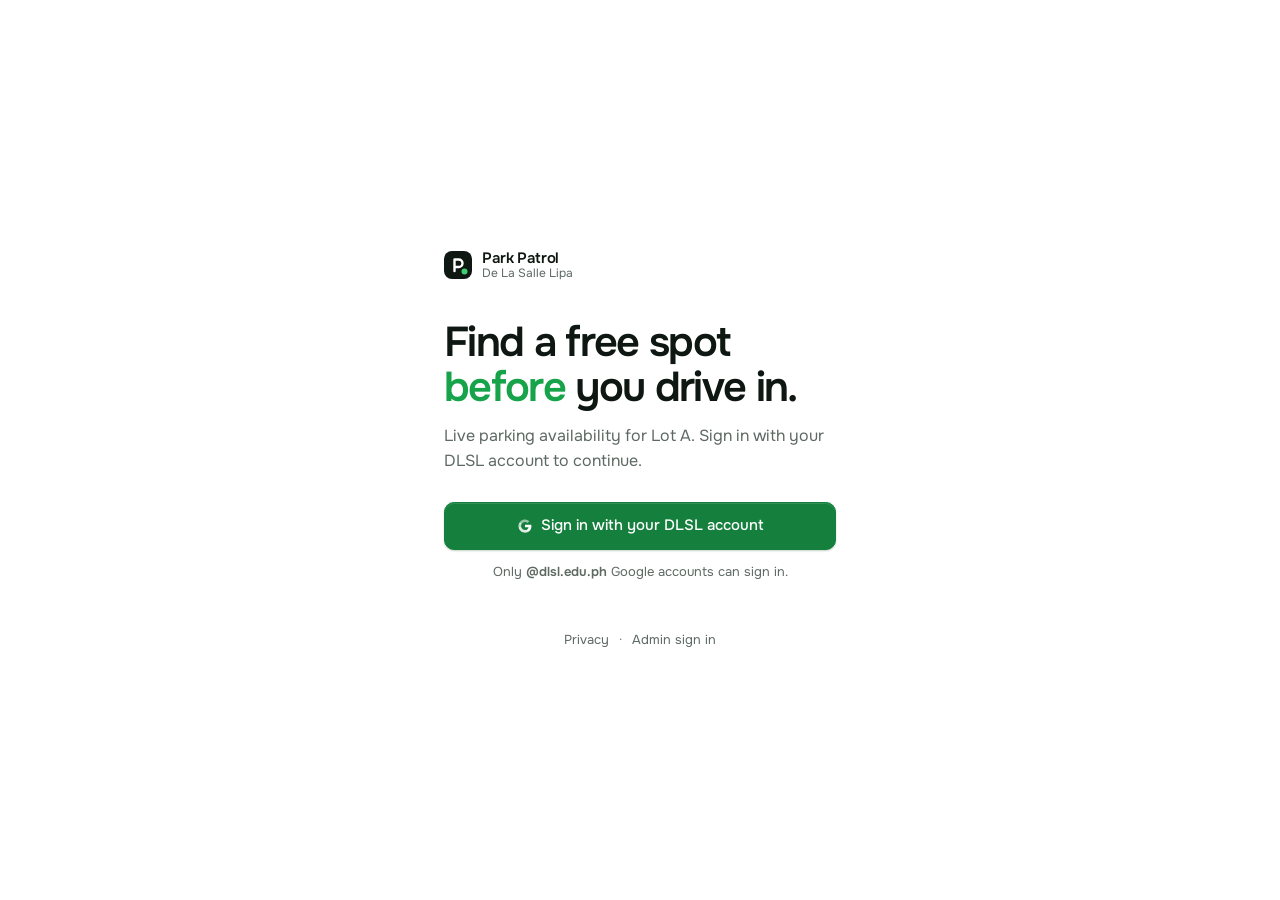
<file: static/login.html>
<!doctype html>
<html lang="en">
<head>
  <meta charset="utf-8">
  <meta name="viewport" content="width=device-width, initial-scale=1, viewport-fit=cover">
  <meta name="theme-color" content="#ffffff">
  <meta name="description" content="Live parking availability at De La Salle Lipa.">
  <title>Sign in · Park Patrol</title>
  <link rel="icon" href="/static/favicon.svg" type="image/svg+xml">
  <meta property="og:type" content="website">
  <meta property="og:site_name" content="Park Patrol">
  <meta property="og:title" content="Park Patrol · Live parking at De La Salle Lipa">
  <meta property="og:description" content="See which spots in Lot A are free right now, before you drive in.">
  <meta property="og:url" content="https://parkpatrol.onrender.com/">
  <meta property="og:image" content="https://parkpatrol.onrender.com/static/og.png">
  <meta property="og:image:width" content="1200">
  <meta property="og:image:height" content="630">
  <meta name="twitter:card" content="summary_large_image">
  <link rel="preconnect" href="https://fonts.googleapis.com">
  <link rel="preconnect" href="https://fonts.gstatic.com" crossorigin>
  <link rel="stylesheet" href="https://fonts.googleapis.com/css2?family=Onest:wght@400;500;600;700&display=swap">
  <link rel="stylesheet" href="/static/ui.css?v=12">
</head>
<body class="guest">
  <main class="signin">
    <a class="brand" href="/" aria-label="Park Patrol home">
      <svg class="brand__mark" viewBox="0 0 28 28" aria-hidden="true"><rect width="28" height="28" rx="8" fill="#0f1712"/><path d="M10.5 20V8.5h4.25a3.75 3.75 0 0 1 0 7.5H10.5" fill="none" stroke="#fff" stroke-width="2.4" stroke-linecap="round" stroke-linejoin="round"/><circle cx="20.5" cy="20.5" r="3" fill="#3fcf73"/></svg>
      <span class="brand__text"><b>Park Patrol</b><small>De La Salle Lipa</small></span>
    </a>

    <h1>Find a free spot <span>before</span> you drive in.</h1>
    <p class="signin__lead">Live parking availability for Lot A. Sign in with your DLSL account to continue.</p>

    <p class="signin__error" id="error" role="alert" hidden></p>

    <a class="btn btn--primary btn--lg btn--block signin__btn" href="/signin">
      <svg class="icon" viewBox="0 0 24 24" aria-hidden="true"><path fill="#fff" stroke="none" d="M21.6 12.2c0-.7-.1-1.4-.2-2H12v3.8h5.4a4.6 4.6 0 0 1-2 3v2.5h3.2c1.9-1.7 3-4.3 3-7.3z"/><path fill="#fff" stroke="none" d="M12 22c2.7 0 5-.9 6.6-2.4l-3.2-2.5c-.9.6-2 1-3.4 1-2.6 0-4.8-1.8-5.6-4.1H3.1v2.6A10 10 0 0 0 12 22z" opacity=".85"/><path fill="#fff" stroke="none" d="M6.4 14c-.2-.6-.3-1.3-.3-2s.1-1.4.3-2V7.4H3.1a10 10 0 0 0 0 9.2L6.4 14z" opacity=".7"/><path fill="#fff" stroke="none" d="M12 6c1.5 0 2.8.5 3.8 1.5l2.8-2.8A10 10 0 0 0 3.1 7.4L6.4 10C7.2 7.7 9.4 6 12 6z" opacity=".55"/></svg>
      Sign in with your DLSL account
    </a>
    <p class="signin__note">Only <b>@dlsl.edu.ph</b> Google accounts can sign in.</p>

    <footer class="signin__foot">
      <a href="/privacy">Privacy</a>
      <span aria-hidden="true">·</span>
      <a href="/login">Admin sign in</a>
    </footer>
  </main>

  <script>
    const messages = {
      domain: "That account isn't a DLSL account. Please sign in with your @dlsl.edu.ph Google account.",
      failed: "Sign-in didn't complete. Please try again.",
    };
    const code = new URLSearchParams(location.search).get("error");
    if (messages[code]) {
      const box = document.getElementById("error");
      box.textContent = messages[code];
      box.hidden = false;
    }
  </script>
</body>
</html>
</file>
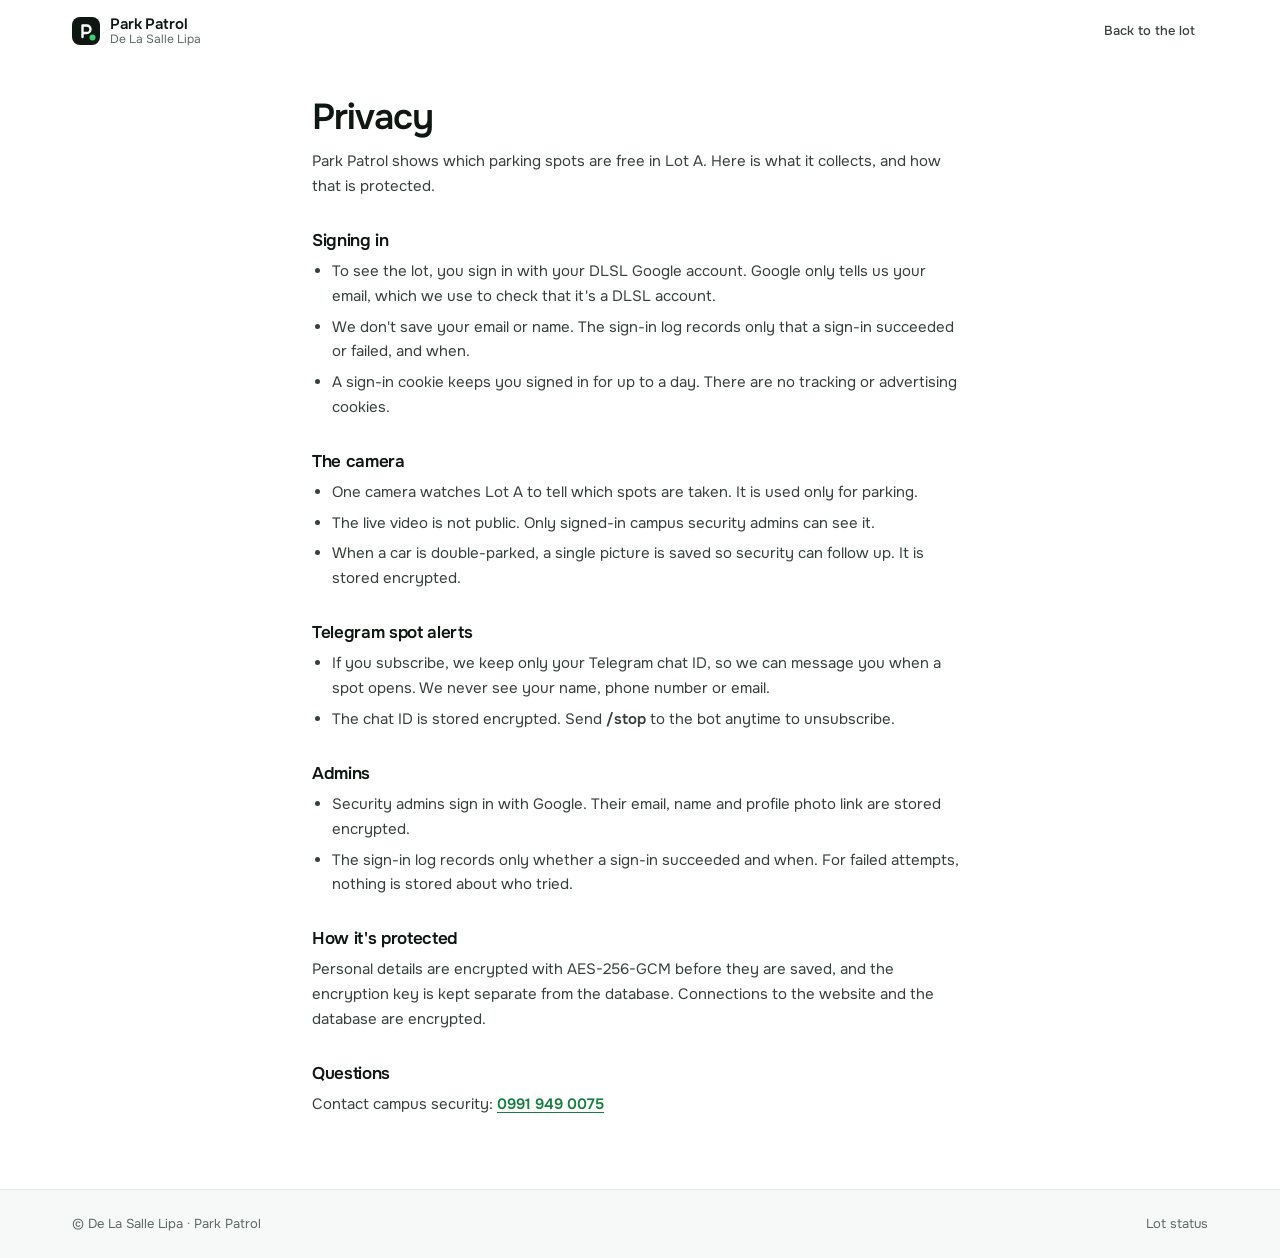
<file: static/privacy.html>
<!doctype html>
<html lang="en">
<head>
  <meta charset="utf-8">
  <meta name="viewport" content="width=device-width, initial-scale=1, viewport-fit=cover">
  <meta name="theme-color" content="#ffffff">
  <meta name="description" content="What Park Patrol collects and how it is protected.">
  <title>Privacy · Park Patrol</title>
  <link rel="icon" href="/static/favicon.svg" type="image/svg+xml">
  <link rel="preconnect" href="https://fonts.googleapis.com">
  <link rel="preconnect" href="https://fonts.gstatic.com" crossorigin>
  <link rel="stylesheet" href="https://fonts.googleapis.com/css2?family=Onest:wght@400;500;600;700&family=Martian+Mono:wght@400;500;600&display=swap">
  <link rel="stylesheet" href="/static/ui.css?v=12">
</head>
<body class="guest">
  <header class="appbar">
    <div class="container appbar__inner">
      <a class="brand" href="/" aria-label="Park Patrol home">
        <svg class="brand__mark" viewBox="0 0 28 28" aria-hidden="true"><rect width="28" height="28" rx="8" fill="#0f1712"/><path d="M10.5 20V8.5h4.25a3.75 3.75 0 0 1 0 7.5H10.5" fill="none" stroke="#fff" stroke-width="2.4" stroke-linecap="round" stroke-linejoin="round"/><circle cx="20.5" cy="20.5" r="3" fill="#3fcf73"/></svg>
        <span class="brand__text"><b>Park Patrol</b><small>De La Salle Lipa</small></span>
      </a>
      <div class="appbar__actions">
        <a class="btn btn--ghost btn--sm" href="/">Back to the lot</a>
      </div>
    </div>
  </header>

  <main class="container page doc">
    <h1>Privacy</h1>
    <p class="doc__lead">Park Patrol shows which parking spots are free in Lot A. Here is what it collects, and how that is protected.</p>

    <h2>Signing in</h2>
    <ul>
      <li>To see the lot, you sign in with your DLSL Google account. Google only tells us your email, which we use to check that it's a DLSL account.</li>
      <li>We don't save your email or name. The sign-in log records only that a sign-in succeeded or failed, and when.</li>
      <li>A sign-in cookie keeps you signed in for up to a day. There are no tracking or advertising cookies.</li>
    </ul>

    <h2>The camera</h2>
    <ul>
      <li>One camera watches Lot A to tell which spots are taken. It is used only for parking.</li>
      <li>The live video is not public. Only signed-in campus security admins can see it.</li>
      <li>When a car is double-parked, a single picture is saved so security can follow up. It is stored encrypted.</li>
    </ul>

    <h2>Telegram spot alerts</h2>
    <ul>
      <li>If you subscribe, we keep only your Telegram chat ID, so we can message you when a spot opens. We never see your name, phone number or email.</li>
      <li>The chat ID is stored encrypted. Send <b>/stop</b> to the bot anytime to unsubscribe.</li>
    </ul>

    <h2>Admins</h2>
    <ul>
      <li>Security admins sign in with Google. Their email, name and profile photo link are stored encrypted.</li>
      <li>The sign-in log records only whether a sign-in succeeded and when. For failed attempts, nothing is stored about who tried.</li>
    </ul>

    <h2>How it's protected</h2>
    <p>Personal details are encrypted with AES-256-GCM before they are saved, and the encryption key is kept separate from the database. Connections to the website and the database are encrypted.</p>

    <h2>Questions</h2>
    <p>Contact campus security: <a href="tel:+639919490075">0991 949 0075</a></p>
  </main>

  <footer class="footer">
    <div class="container footer__inner">
      <span>© De La Salle Lipa · Park Patrol</span>
      <nav aria-label="Footer"><a href="/">Lot status</a></nav>
    </div>
  </footer>
</body>
</html>
</file>
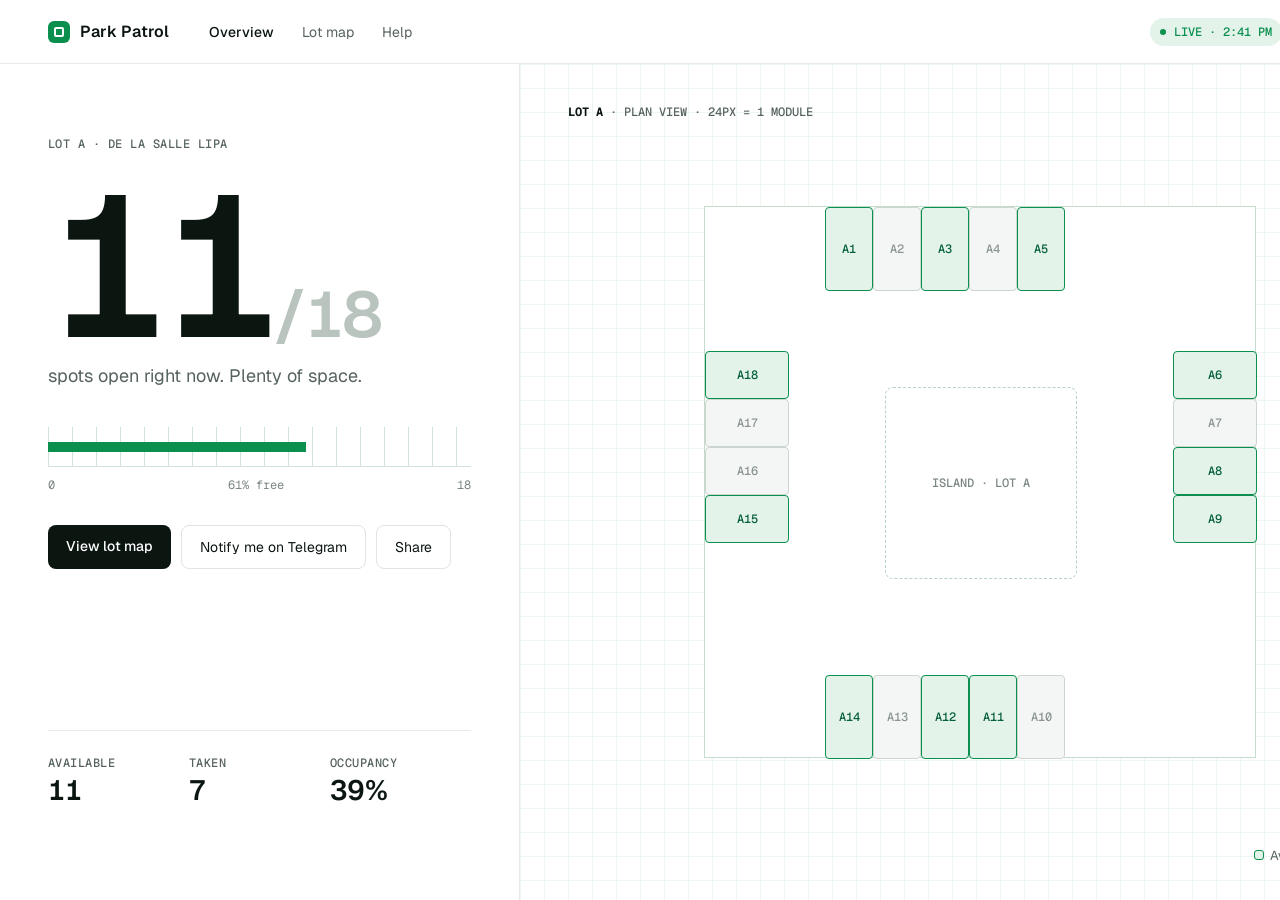
<file: .impeccable/mocks/decision/assigned.html>
<!doctype html><html><head><meta charset="utf-8">
<link href="https://fonts.googleapis.com/css2?family=Geist:wght@400;500;600;700&family=Geist+Mono:wght@400;500&display=swap" rel="stylesheet">
<style>
*{box-sizing:border-box;margin:0}body{width:1440px;height:900px;overflow:hidden;background:#fff;color:#0c1611;font-family:Geist,sans-serif}
.top{height:64px;border-bottom:1px solid #e6ebe8;display:flex;align-items:center;padding:0 48px;gap:40px}
.logo{display:flex;align-items:center;gap:10px;font-weight:600;font-size:16px}.mk{width:22px;height:22px;border-radius:6px;background:#0a8f4e;position:relative}.mk:after{content:"";position:absolute;inset:6px 6px 6px 6px;border:2px solid #fff;border-radius:2px}
.nav{display:flex;gap:28px;font-size:14px;color:#56635c}.nav b{color:#0c1611;font-weight:500}
.live{margin-left:auto;font:500 12px "Geist Mono";color:#0a8f4e;display:flex;gap:8px;align-items:center;background:#e3f3ea;padding:6px 10px;border-radius:99px}.live i{width:6px;height:6px;border-radius:9px;background:#0a8f4e}
.btn{font-size:14px;border:1px solid #dfe5e1;padding:8px 14px;border-radius:8px}
main{display:grid;grid-template-columns:520px 1fr;height:836px}
.l{padding:72px 48px;border-right:1px solid #e6ebe8;display:flex;flex-direction:column}
.k{font:500 12px "Geist Mono";letter-spacing:.04em;color:#56635c;text-transform:uppercase}
.num{font-size:200px;font-weight:600;letter-spacing:-.06em;line-height:.9;margin:24px 0 8px;font-variant-numeric:tabular-nums}
.num span{color:#b9c4be;font-size:64px;letter-spacing:-.03em}
.sub{font-size:18px;color:#56635c}
.ruler{margin:40px 0 10px;height:40px;background-image:linear-gradient(90deg,#0a8f4e 0 61%,transparent 61%),repeating-linear-gradient(90deg,#cfe3d7 0 1px,transparent 1px 24px);background-size:100% 10px,100% 40px;background-repeat:no-repeat;background-position:0 15px,0 0;border-bottom:1px solid #cfe3d7}
.rl{display:flex;justify-content:space-between;font:400 12px "Geist Mono";color:#7b8781}
.stats{margin-top:auto;display:grid;grid-template-columns:repeat(3,1fr);border-top:1px solid #e6ebe8}
.stats div{padding:20px 0}.stats b{display:block;font-size:28px;font-weight:600;font-variant-numeric:tabular-nums}
.acts{display:flex;gap:10px;margin-top:32px}.p{background:#0c1611;color:#fff;padding:12px 18px;border-radius:8px;font-size:14px;font-weight:500}.s{border:1px solid #dfe5e1;padding:12px 18px;border-radius:8px;font-size:14px}
.r{position:relative;background-color:#fff;background-image:linear-gradient(#edf6f0 1px,transparent 1px),linear-gradient(90deg,#edf6f0 1px,transparent 1px);background-size:24px 24px;display:grid;place-items:center}
.lot{width:552px;height:552px;position:relative;border:1px solid #c5dccd;background:#fff}
.sp{position:absolute;border:1.5px solid #0a8f4e;background:#e3f3ea;font:500 12px "Geist Mono";color:#06603a;display:grid;place-items:center;border-radius:4px}
.sp.t{background:#f4f6f5;border-color:#cdd5d0;color:#8a958f}
.isl{position:absolute;left:180px;top:180px;width:192px;height:192px;border:1px dashed #b8d3c2;display:grid;place-items:center;font:500 12px "Geist Mono";color:#7b8781;border-radius:8px}
.cap{position:absolute;left:48px;top:40px;font:500 12px "Geist Mono";color:#56635c}.cap b{color:#0c1611}
.leg{position:absolute;right:48px;bottom:36px;display:flex;gap:18px;font-size:13px;color:#56635c}
.leg i{display:inline-block;width:10px;height:10px;border-radius:3px;margin-right:6px;background:#e3f3ea;border:1.5px solid #0a8f4e}.leg i.t{background:#f4f6f5;border-color:#cdd5d0}
</style></head><body>
<div class="top"><div class="logo"><div class="mk"></div>Park Patrol</div><div class="nav"><b>Overview</b><span>Lot map</span><span>Help</span></div><div class="live"><i></i>LIVE · 2:41 PM</div><div class="btn">Admin</div></div>
<main><section class="l"><div class="k">Lot A · De La Salle Lipa</div><div class="num">11<span>/18</span></div><div class="sub">spots open right now. Plenty of space.</div>
<div class="ruler"></div><div class="rl"><span>0</span><span>61% free</span><span>18</span></div>
<div class="acts"><div class="p">View lot map</div><div class="s">Notify me on Telegram</div><div class="s">Share</div></div>
<div class="stats"><div><span class="k">Available</span><b>11</b></div><div><span class="k">Taken</span><b>7</b></div><div><span class="k">Occupancy</span><b>39%</b></div></div></section>
<section class="r"><div class="cap"><b>LOT A</b> · PLAN VIEW · 24PX = 1 MODULE</div>
<div class="lot">
<div class="sp" style="left:120px;top:0;width:48px;height:84px">A1</div><div class="sp t" style="left:168px;top:0;width:48px;height:84px">A2</div><div class="sp" style="left:216px;top:0;width:48px;height:84px">A3</div><div class="sp t" style="left:264px;top:0;width:48px;height:84px">A4</div><div class="sp" style="left:312px;top:0;width:48px;height:84px">A5</div>
<div class="sp" style="left:468px;top:144px;width:84px;height:48px">A6</div><div class="sp t" style="left:468px;top:192px;width:84px;height:48px">A7</div><div class="sp" style="left:468px;top:240px;width:84px;height:48px">A8</div><div class="sp" style="left:468px;top:288px;width:84px;height:48px">A9</div>
<div class="sp t" style="left:312px;top:468px;width:48px;height:84px">A10</div><div class="sp" style="left:264px;top:468px;width:48px;height:84px">A11</div><div class="sp" style="left:216px;top:468px;width:48px;height:84px">A12</div><div class="sp t" style="left:168px;top:468px;width:48px;height:84px">A13</div><div class="sp" style="left:120px;top:468px;width:48px;height:84px">A14</div>
<div class="sp" style="left:0;top:288px;width:84px;height:48px">A15</div><div class="sp t" style="left:0;top:240px;width:84px;height:48px">A16</div><div class="sp t" style="left:0;top:192px;width:84px;height:48px">A17</div><div class="sp" style="left:0;top:144px;width:84px;height:48px">A18</div>
<div class="isl">ISLAND · LOT A</div></div>
<div class="leg"><span><i></i>Available</span><span><i class="t"></i>Taken</span></div></section></main>
</body></html>
</file>
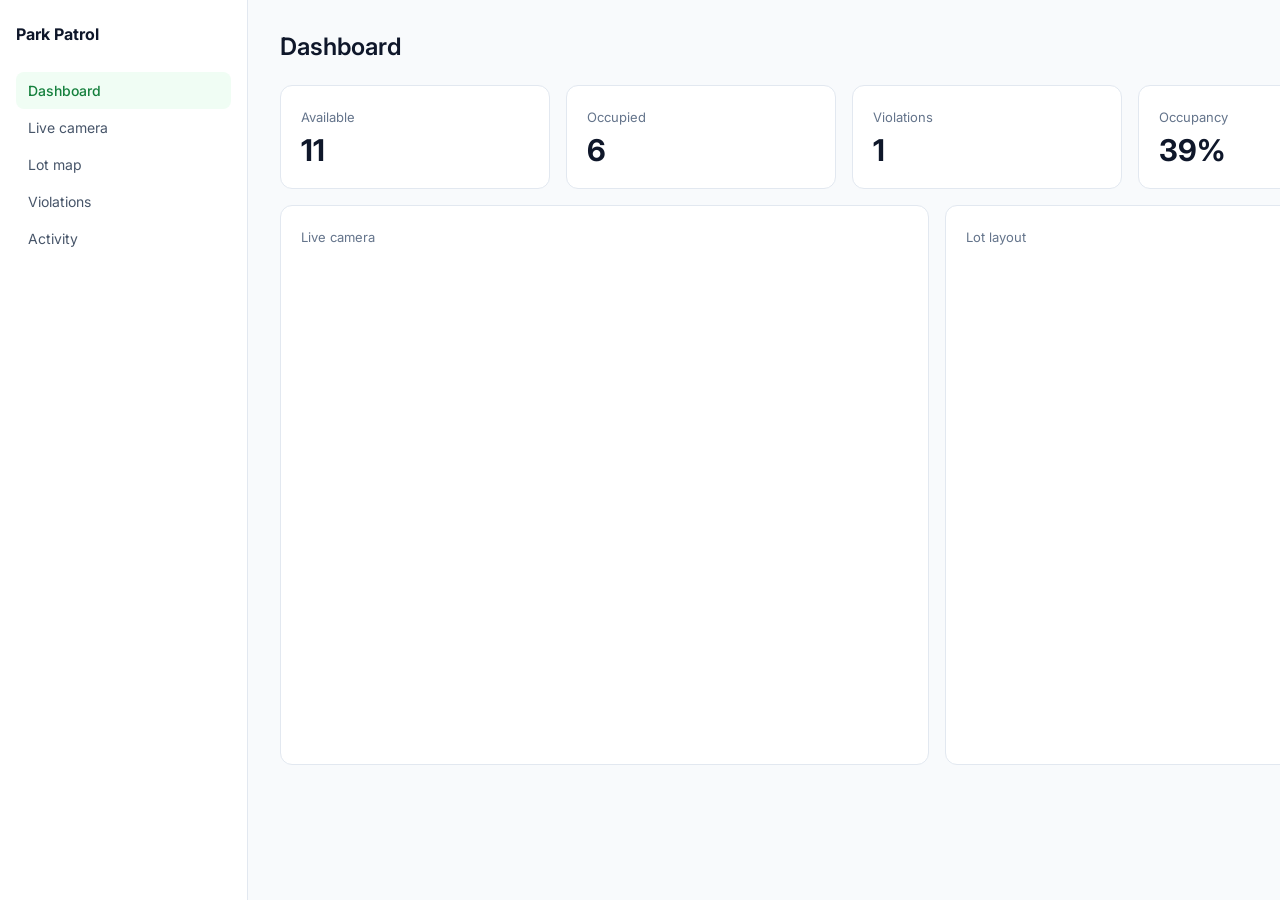
<file: .impeccable/mocks/decision/canon.html>
<!doctype html><html><head><meta charset="utf-8">
<link href="https://fonts.googleapis.com/css2?family=Inter:wght@400;500;600;700&display=swap" rel="stylesheet">
<style>*{box-sizing:border-box;margin:0}body{width:1440px;height:900px;overflow:hidden;background:#f8fafc;color:#0f172a;font-family:Inter,sans-serif;display:grid;grid-template-columns:248px 1fr}
.side{background:#fff;border-right:1px solid #e2e8f0;padding:24px 16px}.side b{display:block;margin-bottom:28px}.side p{padding:10px 12px;border-radius:8px;font-size:14px;color:#475569}.side p.a{background:#f0fdf4;color:#15803d;font-weight:500}
.main{padding:32px}h1{font-size:24px;font-weight:600;margin-bottom:24px}.kp{display:grid;grid-template-columns:repeat(4,1fr);gap:16px}
.c{background:#fff;border:1px solid #e2e8f0;border-radius:12px;padding:20px}.c span{font-size:13px;color:#64748b}.c b{display:block;font-size:30px;margin-top:6px}
.g{display:grid;grid-template-columns:1.4fr 1fr;gap:16px;margin-top:16px}.big{height:560px}
</style></head><body><aside class="side"><b>Park Patrol</b><p class="a">Dashboard</p><p>Live camera</p><p>Lot map</p><p>Violations</p><p>Activity</p></aside>
<div class="main"><h1>Dashboard</h1><div class="kp"><div class="c"><span>Available</span><b>11</b></div><div class="c"><span>Occupied</span><b>6</b></div><div class="c"><span>Violations</span><b>1</b></div><div class="c"><span>Occupancy</span><b>39%</b></div></div>
<div class="g"><div class="c big"><span>Live camera</span></div><div class="c big"><span>Lot layout</span></div></div></div></body></html>
</file>
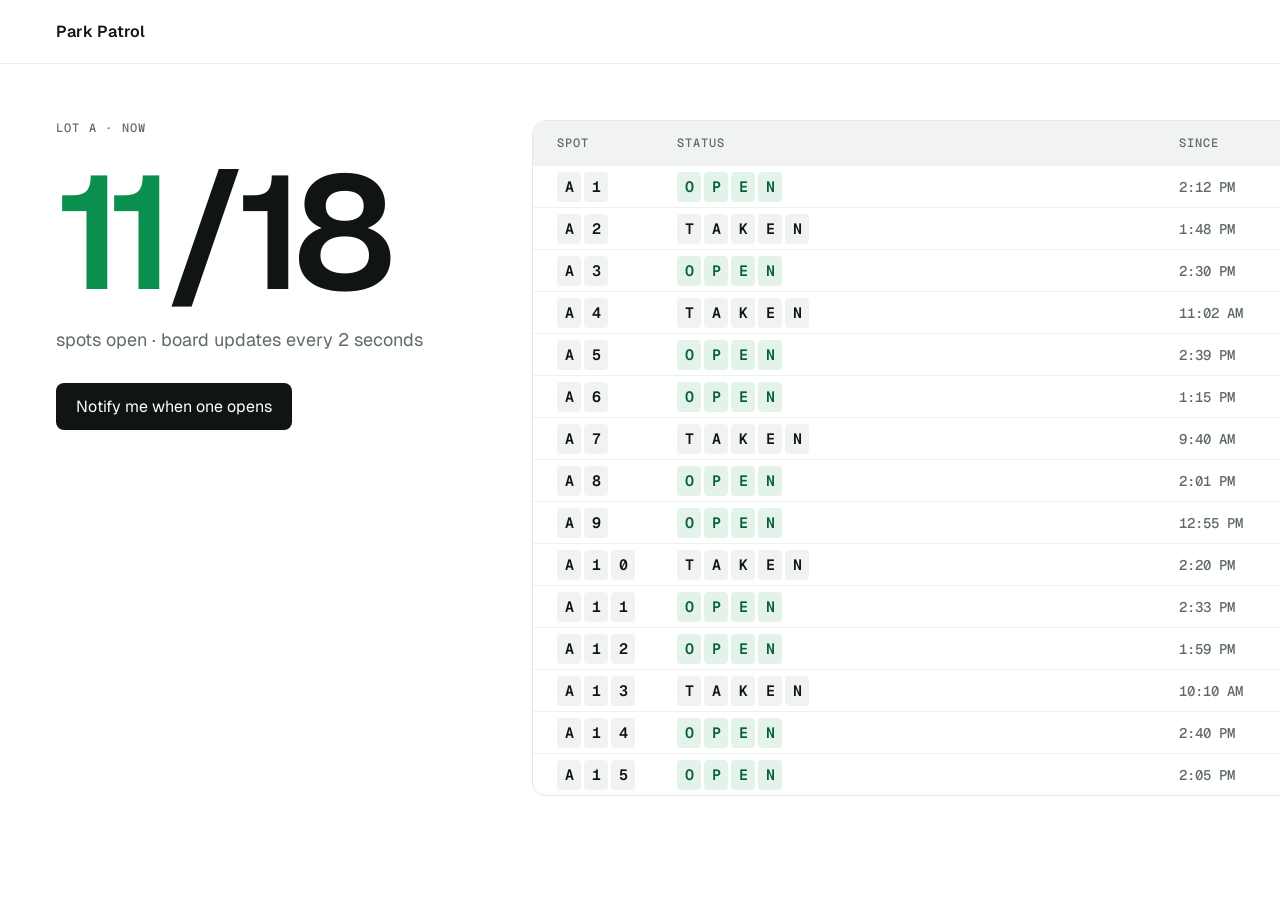
<file: .impeccable/mocks/decision/challenger-flap.html>
<!doctype html><html><head><meta charset="utf-8">
<link href="https://fonts.googleapis.com/css2?family=Geist:wght@400;500;600&family=Geist+Mono:wght@500;600&display=swap" rel="stylesheet">
<style>*{box-sizing:border-box;margin:0}body{width:1440px;height:900px;overflow:hidden;background:#fff;color:#101512;font-family:Geist,sans-serif}
.top{height:64px;display:flex;align-items:center;padding:0 56px;gap:36px;border-bottom:1px solid #eceeed;font-weight:600}
.wrap{display:grid;grid-template-columns:420px 1fr;gap:56px;padding:56px}
.k{font:500 12px "Geist Mono";letter-spacing:.1em;color:#5f6b65}.big{font:600 160px Geist;letter-spacing:-.06em;line-height:1;margin:16px 0}.big span{color:#0a8f4e}
.sb{color:#5f6b65;font-size:18px}.p{display:inline-block;margin-top:32px;background:#101512;color:#fff;padding:13px 20px;border-radius:8px}
.board{border:1px solid #e3e7e5;border-radius:14px;overflow:hidden}.h,.r{display:grid;grid-template-columns:120px 1fr 180px;padding:0 24px;align-items:center}
.h{height:44px;background:#f1f3f2;font:500 12px "Geist Mono";color:#5f6b65;letter-spacing:.08em}.r{height:42px;border-top:1px solid #eef1ef}
.c{display:flex;gap:3px}.c b{width:24px;height:30px;background:#f1f3f2;border-radius:4px;display:grid;place-items:center;font:600 15px "Geist Mono"}
.ok b{background:#e3f3ea;color:#06603a}.st{font:500 14px "Geist Mono";color:#5f6b65}
</style></head><body><div class="top">Park Patrol</div>
<div class="wrap"><div><div class="k">LOT A · NOW</div><div class="big"><span>11</span>/18</div><p class="sb">spots open · board updates every 2 seconds</p><div class="p">Notify me when one opens</div></div>
<div class="board"><div class="h"><span>SPOT</span><span>STATUS</span><span>SINCE</span></div>
<div class="r"><div class="c"><b>A</b><b>1</b></div><div class="c ok"><b>O</b><b>P</b><b>E</b><b>N</b></div><span class="st">2:12 PM</span></div>
<div class="r"><div class="c"><b>A</b><b>2</b></div><div class="c"><b>T</b><b>A</b><b>K</b><b>E</b><b>N</b></div><span class="st">1:48 PM</span></div>
<div class="r"><div class="c"><b>A</b><b>3</b></div><div class="c ok"><b>O</b><b>P</b><b>E</b><b>N</b></div><span class="st">2:30 PM</span></div>
<div class="r"><div class="c"><b>A</b><b>4</b></div><div class="c"><b>T</b><b>A</b><b>K</b><b>E</b><b>N</b></div><span class="st">11:02 AM</span></div>
<div class="r"><div class="c"><b>A</b><b>5</b></div><div class="c ok"><b>O</b><b>P</b><b>E</b><b>N</b></div><span class="st">2:39 PM</span></div>
<div class="r"><div class="c"><b>A</b><b>6</b></div><div class="c ok"><b>O</b><b>P</b><b>E</b><b>N</b></div><span class="st">1:15 PM</span></div>
<div class="r"><div class="c"><b>A</b><b>7</b></div><div class="c"><b>T</b><b>A</b><b>K</b><b>E</b><b>N</b></div><span class="st">9:40 AM</span></div>
<div class="r"><div class="c"><b>A</b><b>8</b></div><div class="c ok"><b>O</b><b>P</b><b>E</b><b>N</b></div><span class="st">2:01 PM</span></div>
<div class="r"><div class="c"><b>A</b><b>9</b></div><div class="c ok"><b>O</b><b>P</b><b>E</b><b>N</b></div><span class="st">12:55 PM</span></div>
<div class="r"><div class="c"><b>A</b><b>1</b><b>0</b></div><div class="c"><b>T</b><b>A</b><b>K</b><b>E</b><b>N</b></div><span class="st">2:20 PM</span></div>
<div class="r"><div class="c"><b>A</b><b>1</b><b>1</b></div><div class="c ok"><b>O</b><b>P</b><b>E</b><b>N</b></div><span class="st">2:33 PM</span></div>
<div class="r"><div class="c"><b>A</b><b>1</b><b>2</b></div><div class="c ok"><b>O</b><b>P</b><b>E</b><b>N</b></div><span class="st">1:59 PM</span></div>
<div class="r"><div class="c"><b>A</b><b>1</b><b>3</b></div><div class="c"><b>T</b><b>A</b><b>K</b><b>E</b><b>N</b></div><span class="st">10:10 AM</span></div>
<div class="r"><div class="c"><b>A</b><b>1</b><b>4</b></div><div class="c ok"><b>O</b><b>P</b><b>E</b><b>N</b></div><span class="st">2:40 PM</span></div>
<div class="r"><div class="c"><b>A</b><b>1</b><b>5</b></div><div class="c ok"><b>O</b><b>P</b><b>E</b><b>N</b></div><span class="st">2:05 PM</span></div>
</div></div></body></html>
</file>
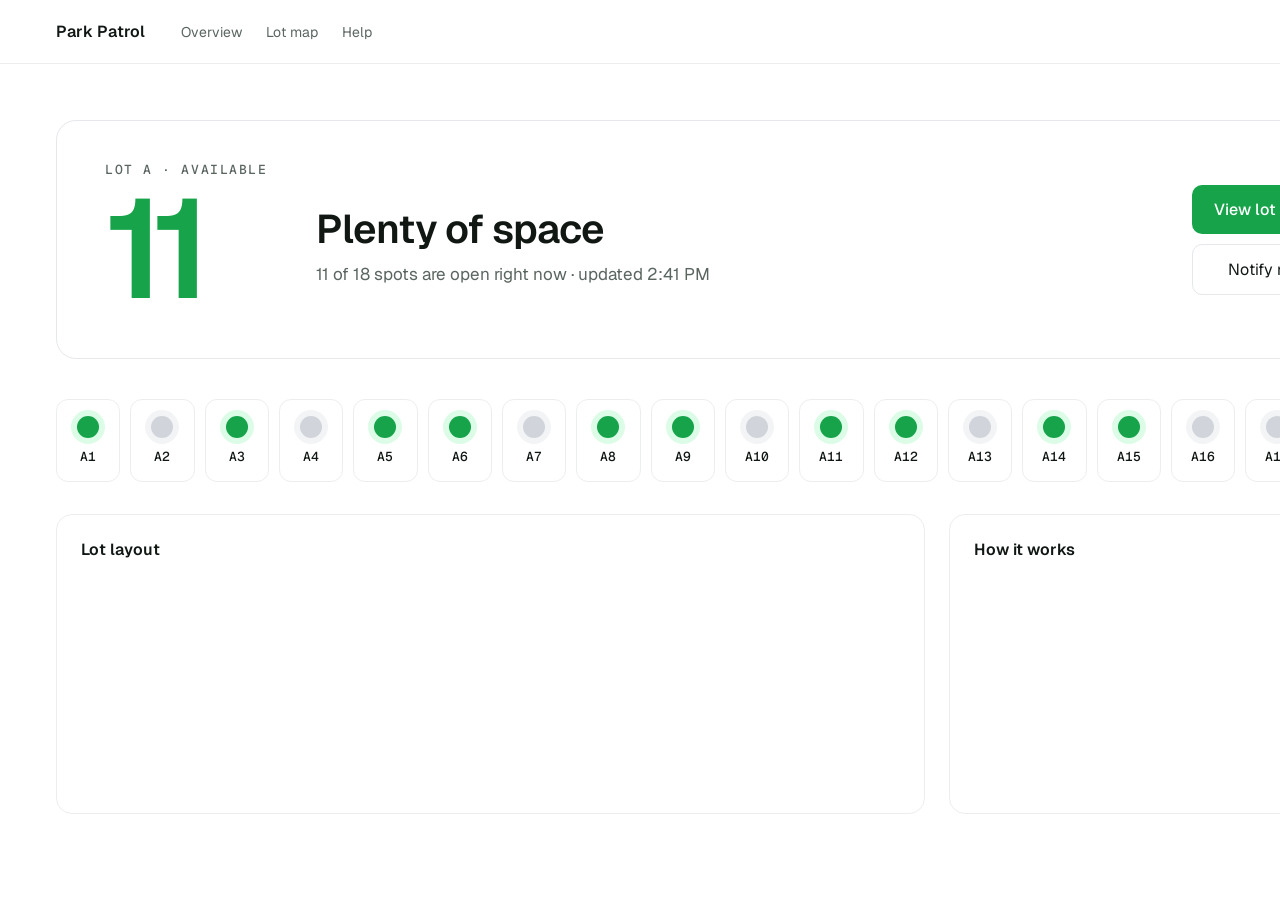
<file: .impeccable/mocks/decision/model-pick.html>
<!doctype html><html><head><meta charset="utf-8">
<link href="https://fonts.googleapis.com/css2?family=Geist:wght@400;500;600;700&family=Geist+Mono:wght@500&display=swap" rel="stylesheet">
<style>*{box-sizing:border-box;margin:0}body{width:1440px;height:900px;overflow:hidden;background:#fff;color:#111814;font-family:Geist,sans-serif}
.top{height:64px;display:flex;align-items:center;padding:0 56px;gap:36px;border-bottom:1px solid #eceeed}.logo{font-weight:600}.nav{display:flex;gap:24px;font-size:14px;color:#5b6660}
.wrap{padding:56px}.sign{display:flex;align-items:center;gap:48px;border:1px solid #e5e7eb;border-radius:20px;padding:40px 48px}
.dig{font:600 140px Geist;letter-spacing:-.05em;color:#16a34a;line-height:1}.lab{font:500 13px "Geist Mono";letter-spacing:.12em;color:#5b6660}
h1{font-size:40px;font-weight:600;letter-spacing:-.02em;margin:8px 0}.sb{color:#5b6660;font-size:17px}
.cta{margin-left:auto;display:flex;flex-direction:column;gap:10px}.p{background:#16a34a;color:#fff;padding:14px 22px;border-radius:10px;font-weight:500;text-align:center}.s{border:1px solid #e5e7eb;padding:14px 22px;border-radius:10px;text-align:center}
.lights{margin-top:40px;display:grid;grid-template-columns:repeat(18,1fr);gap:10px}
.lt{display:flex;flex-direction:column;align-items:center;gap:10px;padding:16px 0;border:1px solid #eceeed;border-radius:12px}.lt i{width:22px;height:22px;border-radius:50%;background:#16a34a;box-shadow:0 0 0 6px #dcfce7}.lt.t i{background:#d1d5db;box-shadow:0 0 0 6px #f3f4f6}.lt b{font:500 13px "Geist Mono"}
.row{display:grid;grid-template-columns:2fr 1fr;gap:24px;margin-top:32px}.card{border:1px solid #eceeed;border-radius:16px;height:300px;padding:24px}.card h3{font-size:16px;font-weight:600}
</style></head><body>
<div class="top"><div class="logo">Park Patrol</div><div class="nav"><span>Overview</span><span>Lot map</span><span>Help</span></div></div>
<div class="wrap"><div class="sign"><div><div class="lab">LOT A · AVAILABLE</div><div class="dig">11</div></div><div><h1>Plenty of space</h1><p class="sb">11 of 18 spots are open right now · updated 2:41 PM</p></div><div class="cta"><div class="p">View lot map</div><div class="s">Notify me</div></div></div>
<div class="lights">
<div class="lt"><i></i><b>A1</b></div><div class="lt t"><i></i><b>A2</b></div><div class="lt"><i></i><b>A3</b></div><div class="lt t"><i></i><b>A4</b></div><div class="lt"><i></i><b>A5</b></div><div class="lt"><i></i><b>A6</b></div><div class="lt t"><i></i><b>A7</b></div><div class="lt"><i></i><b>A8</b></div><div class="lt"><i></i><b>A9</b></div><div class="lt t"><i></i><b>A10</b></div><div class="lt"><i></i><b>A11</b></div><div class="lt"><i></i><b>A12</b></div><div class="lt t"><i></i><b>A13</b></div><div class="lt"><i></i><b>A14</b></div><div class="lt"><i></i><b>A15</b></div><div class="lt t"><i></i><b>A16</b></div><div class="lt t"><i></i><b>A17</b></div><div class="lt"><i></i><b>A18</b></div></div>
<div class="row"><div class="card"><h3>Lot layout</h3></div><div class="card"><h3>How it works</h3></div></div></div>
</body></html>
</file>
<file: static/ui.css>
/* Park Patrol UI */

/* ---------------------------------------------------------------------------
   Tokens
--------------------------------------------------------------------------- */
:root {
  color-scheme: light;

  --bg: #ffffff;
  --bg-subtle: #f7f9f8;
  --bg-muted: #f0f3f1;
  --ink: #0f1712;
  --ink-2: #36413b;
  --muted: #5d6963;
  --faint: #6c7771;
  --line: #e6eae7;
  --line-strong: #d3d9d5;

  --green: #16a34a;
  --green-bright: #3fcf73;
  --green-ink: #15803d;
  --green-ink-hover: #116a33;
  --green-deep: #0e4f28;
  --green-tint: #ecfdf3;
  --green-tint-2: #cff5dd;

  --lamp-off: #d3d9d5;

  --amber: #e08a0b;
  --amber-ink: #a8540a;
  --amber-tint: #fff6e8;
  --amber-line: #f7d9a8;
  --red: #dc2626;
  --red-ink: #b42318;
  --red-tint: #fef3f2;

  --font: "Onest", ui-sans-serif, system-ui, -apple-system, "Segoe UI", sans-serif;
  --mono: "Martian Mono", ui-monospace, "SF Mono", Menlo, monospace;

  --r-xs: 6px;
  --r-sm: 8px;
  --r: 12px;
  --r-lg: 16px;
  --r-xl: 20px;

  --shadow-sm: 0 1px 2px rgba(15, 23, 18, .05);
  --shadow-pop: 0 16px 40px -12px rgba(15, 23, 18, .22), 0 2px 6px rgba(15, 23, 18, .06);

  --ease-out: cubic-bezier(.16, 1, .3, 1);
  --appbar-h: 64px;
  --tabbar-h: 64px;
}

/* ---------------------------------------------------------------------------
   Base
--------------------------------------------------------------------------- */
*, *::before, *::after { box-sizing: border-box; }
[hidden] { display: none !important; }

html { -webkit-text-size-adjust: 100%; scroll-behavior: smooth; scroll-padding-top: calc(var(--appbar-h) + 16px); }
@media (prefers-reduced-motion: reduce) { html { scroll-behavior: auto; } }

body {
  margin: 0;
  background: var(--bg);
  color: var(--ink);
  font-family: var(--font);
  font-size: 15px;
  line-height: 1.55;
  -webkit-font-smoothing: antialiased;
  -moz-osx-font-smoothing: grayscale;
}

h1, h2, h3, p { margin: 0; }
h1, h2, h3 { font-weight: 600; letter-spacing: -.02em; line-height: 1.2; text-wrap: balance; }
a { color: inherit; text-decoration: none; }
button { font: inherit; color: inherit; }
img { display: block; max-width: 100%; }
b, strong { font-weight: 600; }
kbd { font-family: var(--mono); }

::selection { background: var(--green-tint-2); color: var(--green-deep); }
:focus { outline: none; }
:focus-visible { outline: 2px solid var(--green); outline-offset: 2px; border-radius: var(--r-xs); }
input { caret-color: var(--green); }

* { scrollbar-width: thin; scrollbar-color: var(--line-strong) transparent; }
::-webkit-scrollbar { width: 10px; height: 10px; }
::-webkit-scrollbar-thumb { background: var(--line-strong); border-radius: 10px; border: 3px solid var(--bg); }
::-webkit-scrollbar-track { background: transparent; }

.num, .tnum { font-variant-numeric: tabular-nums; }
.mono { font-family: var(--mono); }
.muted { color: var(--muted); }
.mt-4 { margin-top: 16px; }
.sr-only {
  position: absolute; width: 1px; height: 1px; padding: 0; margin: -1px;
  overflow: hidden; clip: rect(0 0 0 0); white-space: nowrap; border: 0;
}

.skip-link {
  position: fixed; left: 16px; top: -48px; z-index: 100;
  background: var(--ink); color: #fff; padding: 10px 14px; border-radius: var(--r-sm);
  font-weight: 500; transition: top .2s var(--ease-out);
}
.skip-link:focus { top: 12px; }

.container { width: 100%; max-width: 1200px; margin: 0 auto; padding: 0 32px; }
@media (max-width: 760px) { .container { padding: 0 16px; } }

/* ---------------------------------------------------------------------------
   Icons
--------------------------------------------------------------------------- */
.icon { width: 18px; height: 18px; flex: none; fill: none; stroke: currentColor; stroke-width: 1.75; stroke-linecap: round; stroke-linejoin: round; }
.icon--sm { width: 16px; height: 16px; }

/* ---------------------------------------------------------------------------
   Buttons
--------------------------------------------------------------------------- */
.btn {
  display: inline-flex; align-items: center; justify-content: center; gap: 8px;
  height: 40px; padding: 0 16px;
  border: 1px solid var(--line-strong); border-radius: var(--r-sm);
  background: var(--bg); color: var(--ink);
  font-size: 14px; font-weight: 500; white-space: nowrap; cursor: pointer;
  box-shadow: var(--shadow-sm);
  transition: background-color .15s, border-color .15s, color .15s, transform .15s var(--ease-out);
}
.btn:hover { background: var(--bg-subtle); border-color: #c4cbc7; }
.btn:active { transform: translateY(1px); }
.btn:disabled { opacity: .5; cursor: not-allowed; transform: none; }
.btn .icon { width: 16px; height: 16px; }

.btn--primary { background: var(--green-ink); border-color: var(--green-ink); color: #fff; box-shadow: 0 1px 2px rgba(14, 79, 40, .25), inset 0 1px 0 rgba(255, 255, 255, .12); }
.btn--primary:hover { background: var(--green-ink-hover); border-color: var(--green-ink-hover); }
.btn--soft { background: var(--green-tint); border-color: transparent; color: var(--green-ink); box-shadow: none; }
.btn--soft:hover { background: var(--green-tint-2); border-color: transparent; }
.btn--ghost { background: transparent; border-color: transparent; box-shadow: none; color: var(--ink-2); }
.btn--ghost:hover { background: var(--bg-muted); border-color: transparent; }
.btn--sm { height: 34px; padding: 0 12px; font-size: 13px; }
.btn--lg { height: 48px; padding: 0 22px; font-size: 15px; border-radius: 10px; }
.btn--block { width: 100%; }

.icon-btn {
  position: relative; display: inline-grid; place-items: center;
  width: 40px; height: 40px; border-radius: var(--r-sm);
  border: 1px solid transparent; background: transparent; color: var(--ink-2); cursor: pointer;
  transition: background-color .15s, border-color .15s;
}
.icon-btn:hover { background: var(--bg-muted); }
.icon-btn--bordered { border-color: var(--line-strong); background: var(--bg); box-shadow: var(--shadow-sm); }
.icon-btn--bordered:hover { background: var(--bg-subtle); }
.icon-btn--sm { width: 34px; height: 34px; }
.icon-btn--lg { width: 48px; height: 48px; border-radius: 10px; }

/* ---------------------------------------------------------------------------
   Brand
--------------------------------------------------------------------------- */
.brand { display: inline-flex; align-items: center; gap: 10px; }
.brand__mark { width: 28px; height: 28px; flex: none; }
.brand__text { display: flex; flex-direction: column; line-height: 1.15; }
.brand__text b { font-size: 15px; letter-spacing: -.01em; }
.brand__text small { font-size: 12px; color: var(--muted); }

/* ---------------------------------------------------------------------------
   Live indicator
--------------------------------------------------------------------------- */
.live {
  display: inline-flex; align-items: center; gap: 8px;
  height: 28px; padding: 0 10px; border-radius: 99px;
  background: var(--green-tint); color: var(--green-ink);
  font-size: 12.5px; font-weight: 500; white-space: nowrap; font-variant-numeric: tabular-nums;
}
.live__dot { position: relative; width: 7px; height: 7px; border-radius: 50%; background: var(--green); flex: none; }
.live__dot::after {
  content: ""; position: absolute; inset: -3px; border-radius: 50%;
  border: 1.5px solid var(--green); opacity: 0;
  animation: live-ping 2s var(--ease-out) infinite;
}
.live.is-offline { background: var(--bg-muted); color: var(--ink-2); }
.live.is-offline .live__dot { background: var(--faint); }
.live.is-offline .live__dot::after { animation: none; }
@keyframes live-ping { 0% { transform: scale(.6); opacity: .9; } 80%, 100% { transform: scale(1.9); opacity: 0; } }

/* ---------------------------------------------------------------------------
   Bay lamps (signature)
--------------------------------------------------------------------------- */
.lamps { display: grid; grid-template-columns: repeat(6, minmax(0, 1fr)); gap: 10px; max-width: 760px; }
.lamps .lamp:nth-child(2n):not(:last-child) { margin-right: 12px; }

.lamp {
  display: flex; flex-direction: column; align-items: center; gap: 10px;
  min-width: 0; padding: 16px 0 12px;
  border: 1px solid var(--line); border-radius: var(--r);
  background: var(--bg);
}

.lamp__light {
  position: relative; width: 20px; height: 20px; border-radius: 50%;
  background: var(--bg-muted);
  box-shadow: inset 0 0 0 1.5px var(--lamp-off);
}
.lamp__id { font-family: var(--mono); font-size: 12px; font-weight: 500; color: var(--ink-2); line-height: 1; }
.lamp__meta { font-family: var(--mono); font-size: 11px; color: var(--muted); line-height: 1; min-height: 11px; }

.lamp.taken .lamp__light { background: var(--lamp-off); box-shadow: none; }
.lamp.taken .lamp__id { color: var(--muted); }

.lamp.available .lamp__light {
  background: var(--green);
  box-shadow: 0 0 0 5px var(--green-tint);
}
.lamp.available .lamp__id { color: var(--green-deep); }

.lamp.violation { border-color: var(--amber-line); background: var(--amber-tint); }
.lamp.violation .lamp__light {
  background: var(--amber);
  box-shadow: 0 0 0 5px #fde7c2;
}
.lamp.violation .lamp__id, .lamp.violation .lamp__meta { color: var(--amber-ink); }



@keyframes shimmer-fade { 50% { opacity: .45; } }

@media (max-width: 560px) {
  .lamps { grid-template-columns: repeat(6, minmax(0, 1fr)); gap: 6px; }
  .lamp { padding: 12px 0 10px; gap: 8px; }
}

/* Small lamp dot used in legends and lists */
.dot { display: inline-block; width: 10px; height: 10px; border-radius: 50%; flex: none; background: var(--bg-muted); box-shadow: inset 0 0 0 1.5px var(--lamp-off); }
.dot--ok { background: var(--green); box-shadow: 0 0 0 3px var(--green-tint); }
.dot--taken { background: var(--lamp-off); box-shadow: none; }
.dot--warn { background: var(--amber); box-shadow: 0 0 0 3px #fde7c2; }
.dot--unknown { background: var(--bg-muted); }

.legend { display: flex; flex-wrap: wrap; gap: 8px 20px; font-size: 13px; color: var(--muted); }
.legend > span { display: inline-flex; align-items: center; gap: 8px; }

/* ---------------------------------------------------------------------------
   Panels
--------------------------------------------------------------------------- */
.panel { background: var(--bg); border: 1px solid var(--line); border-radius: var(--r-lg); padding: 24px; min-width: 0; }
.panel__head { display: flex; align-items: flex-start; gap: 16px; margin-bottom: 20px; }
.panel__title { flex: 1; min-width: 0; }
.panel__title h2 { font-size: 17px; }
.panel__title p { font-size: 13px; color: var(--muted); margin-top: 2px; }
.panel__tools { display: flex; align-items: center; gap: 8px; flex: none; }
.panel__foot { display: flex; align-items: center; justify-content: space-between; flex-wrap: wrap; gap: 12px; margin-top: 20px; padding-top: 16px; border-top: 1px solid var(--line); }
@media (max-width: 560px) { .panel { padding: 18px; border-radius: 14px; } }

/* ---------------------------------------------------------------------------
   Pills, badges, tags
--------------------------------------------------------------------------- */
.pill {
  display: inline-flex; align-items: center; gap: 6px; height: 24px; padding: 0 9px;
  border-radius: 99px; background: var(--bg-muted); color: var(--ink-2);
  font-size: 12px; font-weight: 500; white-space: nowrap;
}
.pill--ok { background: var(--green-tint); color: var(--green-ink); }
.pill--taken { background: var(--bg-muted); color: var(--ink-2); }
.pill--warn { background: var(--amber-tint); color: var(--amber-ink); }
.pill--muted { background: transparent; color: var(--muted); box-shadow: inset 0 0 0 1px var(--line-strong); }

.badge {
  display: inline-grid; place-items: center; min-width: 18px; height: 18px; padding: 0 5px;
  border-radius: 99px; background: var(--red); color: #fff;
  font-family: var(--mono); font-size: 11px; font-weight: 600; line-height: 1;
}
.badge.is-empty { display: none; }
.badge.bump { animation: bump .5s var(--ease-out); }
@keyframes bump { 30% { transform: scale(1.35); } }

.tag {
  margin-left: auto; padding: 2px 7px; border-radius: 99px;
  background: var(--bg-muted); color: var(--muted); font-size: 11px; font-weight: 500;
}

/* ---------------------------------------------------------------------------
   Segmented control
--------------------------------------------------------------------------- */

/* ---------------------------------------------------------------------------
   Lot map (SVG drawn by lot.js)
--------------------------------------------------------------------------- */
.lot { position: relative; max-width: 380px; margin: 0 auto; }
.lot svg { display: block; width: 100%; height: auto; overflow: visible; }
.lot .ground { fill: var(--bg-subtle); stroke: var(--line); stroke-width: 1; }
.lot .road { fill: #e4e9e6; }
.lot .road-edge { fill: none; stroke: var(--line-strong); stroke-width: 1; }
.lot .crosswalk { fill: var(--bg); }
.lot .arrow { fill: none; stroke: var(--faint); stroke-width: 3.5; stroke-linecap: round; stroke-linejoin: round; opacity: .55; }
.lot .arrow-head { fill: var(--faint); opacity: .55; }
.lot .park { fill: var(--green-tint); stroke: var(--green-tint-2); stroke-width: 1.5; }
.lot .gazebo { fill: var(--bg); stroke: var(--green-tint-2); stroke-width: 1.5; }
.lot .park-label { fill: var(--green-ink); font-family: var(--font); font-size: 13px; font-weight: 600; }
.lot .bay-frame { fill: var(--bg); stroke: var(--line-strong); stroke-width: 2; }
.lot .bay-post { stroke: var(--line-strong); stroke-width: 2; }
.lot .lot-label { fill: var(--muted); font-family: var(--font); font-size: 11px; font-weight: 600; letter-spacing: .12em; }

.lot .spot { fill: var(--bg); stroke: var(--line-strong); stroke-width: 1.5; }
.lot .spot.available { fill: var(--green-tint-2); stroke: var(--green); }
.lot .spot.taken { fill: var(--bg-muted); stroke: var(--lamp-off); }
.lot .spot.violation { fill: #fde7c2; stroke: var(--amber); }

.lot .spot-label { fill: var(--muted); pointer-events: none; }
.lot text.spot-label { font-family: var(--mono); font-size: 11px; font-weight: 500; }
.lot .spot-g.available .spot-label { fill: var(--green-deep); }
.lot .spot-g.violation .spot-label { fill: var(--amber-ink); }

.lot .viol-link {
  fill: none; stroke: var(--amber); stroke-width: 2.5; stroke-dasharray: 7 5; stroke-linecap: round;
  pointer-events: none;
}


/* List view */
@keyframes tile-in { from { opacity: 0; transform: translateY(4px); } }

/* ---------------------------------------------------------------------------
   Meter
--------------------------------------------------------------------------- */
.meter { position: relative; height: 6px; border-radius: 99px; background: var(--bg-muted); overflow: hidden; }
.meter__fill { position: absolute; inset: 0 auto 0 0; width: 0; border-radius: inherit; background: var(--green); transition: width .8s var(--ease-out), background-color .4s; }
.meter__fill.is-mid { background: var(--green-ink); }
.meter__fill.is-low { background: var(--ink-2); }

/* ---------------------------------------------------------------------------
   Skeleton & value motion
--------------------------------------------------------------------------- */
.skeleton {
  color: transparent !important; border-radius: var(--r-sm);
  background: linear-gradient(90deg, var(--bg-muted) 25%, #e6ebe8 50%, var(--bg-muted) 75%);
  background-size: 200% 100%; animation: skeleton 1.3s linear infinite;
}
@keyframes skeleton { to { background-position: -200% 0; } }

/* ---------------------------------------------------------------------------
   Sheets (bottom sheet on mobile, dialog on desktop)
--------------------------------------------------------------------------- */
.sheet { position: fixed; inset: 0; z-index: 80; display: grid; place-items: center; padding: 24px; visibility: hidden; pointer-events: none; }
.sheet.is-open { visibility: visible; pointer-events: auto; }
.sheet__scrim { position: absolute; inset: 0; background: rgba(15, 23, 18, .36); opacity: 0; transition: opacity .25s; }
.sheet.is-open .sheet__scrim { opacity: 1; }
.sheet__panel {
  position: relative; width: 100%; max-width: 440px; max-height: calc(100vh - 48px); overflow: auto;
  background: var(--bg); border-radius: var(--r-xl); padding: 28px; box-shadow: var(--shadow-pop);
  opacity: 0; transform: translateY(12px) scale(.98);
  transition: opacity .25s var(--ease-out), transform .35s var(--ease-out);
}
.sheet.is-open .sheet__panel { opacity: 1; transform: none; }
.sheet__grip { display: none; }
.sheet__close { position: absolute; top: 14px; right: 14px; }

@media (max-width: 640px) {
  .sheet { place-items: end stretch; padding: 0; }
  .sheet__panel { max-width: none; max-height: 88vh; border-radius: 22px 22px 0 0; padding: 12px 20px calc(24px + env(safe-area-inset-bottom)); transform: translateY(100%); }
  .sheet__grip { display: block; width: 40px; height: 4px; border-radius: 99px; background: var(--line-strong); margin: 0 auto 16px; }
}


.notify { display: flex; flex-direction: column; align-items: center; text-align: center; }
.notify__mark { display: grid; place-items: center; width: 52px; height: 52px; border-radius: 50%; background: var(--green-tint); color: var(--green-ink); margin-bottom: 16px; }
.notify__mark .icon { width: 24px; height: 24px; }
.notify h3 { font-size: 20px; margin-bottom: 8px; }
.notify > p.muted { font-size: 14px; max-width: 36ch; }
.qr { margin: 20px 0 6px; padding: 12px; border: 1px solid var(--line); border-radius: var(--r-lg); background: #fff; }
.qr img, .qr canvas { display: block; width: 176px; height: 176px; }
.notify__hint { font-size: 12px; margin-bottom: 18px; }
.notify .btn--block { margin-top: 18px; }
.notify__hint + .btn--block { margin-top: 0; }
.notify__fine { margin-top: 14px; font-size: 12px; color: var(--muted); max-width: 34ch; }

/* ---------------------------------------------------------------------------
   Toasts
--------------------------------------------------------------------------- */
.toasts {
  position: fixed; left: 50%; bottom: 24px; z-index: 90; transform: translateX(-50%);
  display: flex; flex-direction: column; align-items: center; gap: 8px; pointer-events: none;
  width: max-content; max-width: calc(100vw - 32px);
}
.has-tabbar .toasts { bottom: calc(24px + env(safe-area-inset-bottom)); }
@media (max-width: 760px) { .has-tabbar .toasts { bottom: calc(var(--tabbar-h) + 16px + env(safe-area-inset-bottom)); } }
.toast {
  display: flex; align-items: center; gap: 10px; padding: 10px 16px 10px 12px;
  border-radius: var(--r); background: var(--ink); color: #fff;
  font-size: 14px; font-weight: 500; box-shadow: var(--shadow-pop);
  animation: toast-in .35s var(--ease-out);
}
.toast__icon { display: grid; place-items: center; width: 22px; height: 22px; border-radius: 50%; background: rgba(63, 207, 115, .18); color: var(--green-bright); }
.toast__icon .icon { width: 14px; height: 14px; stroke-width: 2.25; }
.toast--warn .toast__icon { background: rgba(224, 138, 11, .2); color: #ffb547; }
.toast.is-leaving { animation: toast-out .25s ease-in forwards; }
@keyframes toast-in { from { opacity: 0; transform: translateY(8px) scale(.97); } }
@keyframes toast-out { to { opacity: 0; transform: translateY(6px); } }

/* ===========================================================================
   GUEST
=========================================================================== */
.appbar { position: sticky; top: 0; z-index: 40; height: var(--appbar-h); background: rgba(255, 255, 255, .9); backdrop-filter: saturate(1.4) blur(10px); -webkit-backdrop-filter: saturate(1.4) blur(10px); border-bottom: 1px solid transparent; transition: border-color .2s; }
.appbar.is-scrolled { border-bottom-color: var(--line); }
.appbar__inner { display: flex; align-items: center; gap: 32px; height: 100%; }
.appbar__actions { display: flex; align-items: center; gap: 10px; margin-left: auto; }

.topnav { display: flex; gap: 4px; }
.topnav a { padding: 6px 12px; border-radius: var(--r-sm); font-size: 14px; font-weight: 500; color: var(--muted); transition: color .15s, background-color .15s; }
.topnav a:hover { color: var(--ink); background: var(--bg-muted); }
.topnav a.is-active { color: var(--ink); background: var(--bg-muted); }

.page { padding-top: 32px; padding-bottom: 72px; }

/* Entrance sign */
.sign { border: 1px solid var(--line); border-radius: var(--r-xl); padding: 36px 40px 32px; background: var(--bg); }
.sign__top { display: grid; grid-template-columns: auto 1fr auto; align-items: center; gap: 48px; }
.sign__count { display: flex; flex-direction: column; }
.sign__num {
  font-size: clamp(5.5rem, 9vw, 8.5rem); font-weight: 600; line-height: .86; letter-spacing: -.045em;
  color: var(--green); font-variant-numeric: proportional-nums; min-width: 1.15em;
}
.sign__num.is-full { color: var(--ink-2); }
.sign__unit { margin-top: 12px; font-size: 13px; font-weight: 500; color: var(--muted); }
.sign__unit b { color: var(--ink); font-weight: 600; }
.sign__body { min-width: 0; }
.sign__body h1 { font-size: clamp(1.75rem, 3vw, 2.5rem); letter-spacing: -.03em; }
.sign__body p { margin-top: 8px; font-size: 16px; color: var(--muted); }
.sign__meter { display: flex; align-items: center; gap: 12px; margin-top: 20px; max-width: 420px; font-size: 13px; color: var(--muted); }
.sign__meter .meter { flex: 1; }
.sign__actions { display: flex; flex-direction: column; gap: 10px; min-width: 210px; }
.sign__actions .row { display: flex; gap: 10px; }
.sign__actions .row .btn { flex: 1; }
.sign__lamps { margin-top: 32px; padding-top: 24px; border-top: 1px solid var(--line); }
.sign__lamps-head { display: flex; align-items: center; justify-content: space-between; gap: 16px; margin-bottom: 14px; }
.sign__lamps-head h2 { font-size: 14px; font-weight: 600; letter-spacing: -.01em; }

@media (max-width: 960px) {
  .sign__top { grid-template-columns: auto 1fr; gap: 28px 36px; }
  .sign__actions { grid-column: 1 / -1; flex-direction: row; min-width: 0; }
  .sign__actions > .btn { flex: 1; }
}
@media (max-width: 560px) {
  .page { padding-top: 16px; }
  .sign { padding: 22px 18px 18px; border-radius: 18px; }
  .sign__top { grid-template-columns: 1fr; gap: 20px; }
  .sign__count { flex-direction: row; align-items: flex-end; gap: 14px; }
  .sign__unit { margin: 0 0 10px; }
  .sign__actions { flex-direction: column; }
  .sign__lamps { margin-top: 22px; padding-top: 18px; }
}

/* Main grid */
.guest-grid { display: grid; grid-template-columns: minmax(0, 1.65fr) minmax(0, 1fr); gap: 20px; margin-top: 20px; align-items: start; }
@media (max-width: 960px) { .guest-grid { grid-template-columns: 1fr; } }


/* Help */
.help h2 { font-size: 17px; }
.help > p { font-size: 13px; color: var(--muted); margin-top: 2px; }
.help-list { list-style: none; margin: 16px 0 0; padding: 0; }
.help-item { display: grid; grid-template-columns: 20px 1fr; gap: 12px; padding: 18px 0; border-top: 1px solid var(--line); }
.help-item:last-child { padding-bottom: 0; }
.help-item > .icon { margin-top: 2px; color: var(--green-ink); }
.help-item h3 { font-size: 15px; letter-spacing: -.01em; margin-bottom: 4px; }
.help-item p { font-size: 14px; color: var(--muted); }
.help-item .link-btn { margin-top: 10px; }

.link-btn {
  display: inline-flex; align-items: center; gap: 4px; padding: 0; border: 0; background: none; cursor: pointer;
  font-size: 13px; font-weight: 500; color: var(--green-ink);
  text-decoration: underline; text-decoration-color: transparent; text-underline-offset: 3px; transition: text-decoration-color .15s;
}
.link-btn:hover { text-decoration-color: currentColor; }

/* Footer */
.footer { border-top: 1px solid var(--line); background: var(--bg-subtle); }
.footer__inner { display: flex; align-items: center; justify-content: space-between; flex-wrap: wrap; gap: 12px; padding-top: 24px; padding-bottom: 24px; font-size: 13px; color: var(--muted); }
.footer nav { display: flex; gap: 20px; }
.footer a:hover { color: var(--ink); }

/* Tab bar */
.tabbar { display: none; }
@media (max-width: 760px) {
  .topnav, .hide-sm { display: none !important; }
  .appbar__inner { gap: 16px; }
  .has-tabbar { padding-bottom: calc(var(--tabbar-h) + env(safe-area-inset-bottom)); }
  .tabbar {
    position: fixed; left: 0; right: 0; bottom: 0; z-index: 50; display: grid; grid-auto-flow: column; grid-auto-columns: 1fr;
    height: calc(var(--tabbar-h) + env(safe-area-inset-bottom)); padding-bottom: env(safe-area-inset-bottom);
    background: rgba(255, 255, 255, .94); backdrop-filter: saturate(1.4) blur(12px); -webkit-backdrop-filter: saturate(1.4) blur(12px);
    border-top: 1px solid var(--line);
  }
  .tabbar a { position: relative; display: flex; flex-direction: column; align-items: center; justify-content: center; gap: 4px; font-size: 11px; font-weight: 500; color: var(--muted); }
  .tabbar a .icon { width: 20px; height: 20px; }
  .tabbar a.is-active { color: var(--green-ink); }
  .tabbar a.is-active::before { content: ""; position: absolute; top: 0; left: 30%; right: 30%; height: 2px; border-radius: 0 0 2px 2px; background: var(--green); }
  .tab-badge { position: absolute; top: 8px; left: calc(50% + 6px); }
  .footer { display: none; }
}

/* ===========================================================================
   ADMIN
=========================================================================== */
.admin { background: var(--bg-subtle); }
.shell { display: grid; grid-template-columns: 248px minmax(0, 1fr); min-height: 100vh; }

.sidebar {
  position: sticky; top: 0; height: 100vh; display: flex; flex-direction: column;
  padding: 16px 12px; background: var(--bg); border-right: 1px solid var(--line); overflow-y: auto;
}
.sidebar__brand { display: flex; align-items: center; justify-content: space-between; padding: 4px 8px 20px; }
.sidebar__nav { display: flex; flex-direction: column; gap: 2px; }
.sidebar__section { margin: 24px 10px 8px; font-size: 12px; font-weight: 500; color: var(--faint); }
.sidebar__foot { margin-top: auto; padding-top: 16px; display: flex; flex-direction: column; gap: 8px; }

.navlink {
  display: flex; align-items: center; gap: 10px; width: 100%; height: 36px; padding: 0 10px;
  border: 0; border-radius: var(--r-sm); background: none; cursor: pointer; text-align: left;
  font-size: 14px; font-weight: 500; color: var(--ink-2); transition: background-color .15s, color .15s;
}
.navlink .icon { color: var(--muted); }
.navlink:hover { background: var(--bg-muted); color: var(--ink); }
.navlink.is-active { background: var(--green-tint); color: var(--green-deep); }
.navlink.is-active .icon { color: var(--green-ink); }
.navlink .badge { margin-left: auto; }

.tracker-card { display: flex; align-items: center; gap: 12px; padding: 12px; border: 1px solid var(--line); border-radius: var(--r); background: var(--bg-subtle); }
.tracker-card .live { width: 28px; padding: 0; justify-content: center; flex: none; }
.tracker-card div { display: flex; flex-direction: column; min-width: 0; line-height: 1.3; }
.tracker-card b { font-size: 13px; }
.tracker-card span:not(.live):not(.live__dot) { font-size: 12px; color: var(--muted); white-space: nowrap; overflow: hidden; text-overflow: ellipsis; }

.menu-btn { display: none; }
.scrim { display: none; }

.main { min-width: 0; display: flex; flex-direction: column; }
.topbar {
  position: sticky; top: 0; z-index: 30; display: flex; align-items: center; gap: 16px;
  height: var(--appbar-h); padding: 0 32px;
  background: rgba(247, 249, 248, .88); backdrop-filter: saturate(1.4) blur(10px); -webkit-backdrop-filter: saturate(1.4) blur(10px);
  border-bottom: 1px solid transparent; transition: border-color .2s, background-color .2s;
}
.topbar.is-scrolled { border-bottom-color: var(--line); background: rgba(255, 255, 255, .92); }
.topbar__title h1 { font-size: 18px; }
.topbar__title p { font-size: 12px; color: var(--muted); }
.topbar__actions { display: flex; align-items: center; gap: 10px; margin-left: auto; }
.topbar__actions .icon-btn .badge { position: absolute; top: -5px; right: -5px; }

.search {
  display: flex; align-items: center; gap: 8px; width: 280px; height: 40px; padding: 0 10px 0 12px;
  border: 1px solid var(--line-strong); border-radius: var(--r-sm); background: var(--bg); color: var(--muted);
  box-shadow: var(--shadow-sm); transition: border-color .15s, box-shadow .15s;
}
.search:focus-within { border-color: var(--green); box-shadow: 0 0 0 3px var(--green-tint-2); }
.search input { flex: 1; min-width: 0; border: 0; outline: 0; background: none; font: inherit; font-size: 14px; color: var(--ink); }
.search input::placeholder { color: var(--faint); }
.search input::-webkit-search-cancel-button { display: none; }
.search kbd { padding: 1px 6px; border: 1px solid var(--line-strong); border-radius: 5px; font-size: 11px; color: var(--muted); background: var(--bg-subtle); }

.dropdown { position: relative; }
.user-btn { display: flex; align-items: center; gap: 6px; height: 40px; padding: 0 6px 0 4px; border: 1px solid transparent; border-radius: 99px; background: none; cursor: pointer; color: var(--muted); }
.user-btn:hover { background: var(--bg-muted); }
.avatar { display: grid; place-items: center; width: 32px; height: 32px; border-radius: 50%; background: var(--green-tint); color: var(--green-deep); font-weight: 600; font-size: 14px; text-transform: uppercase; }
.menu {
  position: absolute; top: calc(100% + 8px); right: 0; z-index: 60; width: 248px; padding: 6px;
  background: var(--bg); border: 1px solid var(--line); border-radius: var(--r); box-shadow: var(--shadow-pop);
  opacity: 0; visibility: hidden; transform: translateY(-4px) scale(.98); transform-origin: top right;
  transition: opacity .15s, transform .2s var(--ease-out), visibility .15s;
}
.menu.is-open { opacity: 1; visibility: visible; transform: none; }
.menu__header { display: flex; flex-direction: column; padding: 8px 10px 10px; font-size: 12px; color: var(--muted); }
.menu__header b { font-weight: 500; }
.menu__header span { font-size: 13px; color: var(--ink); overflow: hidden; text-overflow: ellipsis; }
.menu__item { display: flex; align-items: center; gap: 10px; width: 100%; height: 36px; padding: 0 10px; border: 0; border-radius: 7px; background: none; cursor: pointer; font-size: 14px; color: var(--ink-2); text-align: left; }
.menu__item .icon { width: 16px; height: 16px; color: var(--muted); }
.menu__item:hover { background: var(--bg-muted); color: var(--ink); }
.menu__item--danger, .menu__item--danger .icon { color: var(--red-ink); }
.menu__item--danger:hover { background: var(--red-tint); color: var(--red-ink); }
.menu__sep { height: 1px; margin: 6px 4px; background: var(--line); }

.content { display: flex; flex-direction: column; gap: 20px; padding: 8px 32px 48px; }

.banner { display: flex; align-items: center; gap: 10px; padding: 12px 16px; border: 1px solid var(--amber-line); border-radius: var(--r); background: var(--amber-tint); color: var(--amber-ink); font-size: 14px; font-weight: 500; }

/* Bay rail */
.bays__head { display: flex; align-items: center; gap: 16px; flex-wrap: wrap; margin-bottom: 16px; }
.bays__head h2 { font-size: 17px; }
.bays__head p { font-size: 13px; color: var(--muted); }
.bays__head .legend { margin-left: auto; }
.bays .lamp { padding: 14px 0 10px; gap: 8px; }

/* KPIs */
.kpis { display: grid; grid-template-columns: repeat(4, minmax(0, 1fr)); gap: 16px; }
.kpi { padding: 20px; display: flex; flex-direction: column; gap: 6px; }
.kpi__top { display: flex; align-items: center; gap: 8px; font-size: 13px; font-weight: 500; color: var(--muted); }
.kpi__value { display: flex; align-items: baseline; gap: 4px; font-size: 34px; font-weight: 600; letter-spacing: -.035em; line-height: 1.1; font-variant-numeric: proportional-nums; }
.kpi__value small { font-size: 16px; font-weight: 500; color: var(--faint); letter-spacing: 0; }
.kpi__foot { font-size: 13px; color: var(--muted); }
.kpi .meter { margin-top: 10px; }
.kpi--ok .kpi__value { color: var(--green-ink); }
.kpi--warn.is-alert { border-color: var(--amber-line); background: var(--amber-tint); }
.kpi--warn.is-alert .kpi__value, .kpi--warn.is-alert .kpi__foot { color: var(--amber-ink); }

/* Layout rows */
.split { display: grid; grid-template-columns: minmax(0, 1.45fr) minmax(0, 1fr); gap: 20px; }
.two-col { display: grid; grid-template-columns: minmax(0, 1fr) minmax(0, 1.45fr); gap: 20px; align-items: start; }

/* Camera */
.camera { position: relative; aspect-ratio: 16 / 9; border-radius: var(--r); overflow: hidden; background: #0f1712; }
.camera img, .camera canvas { display: block; width: 100%; height: 100%; object-fit: cover; }
.camera__empty { position: absolute; inset: 0; display: flex; flex-direction: column; align-items: center; justify-content: center; gap: 6px; padding: 24px; text-align: center; color: #a9b5ae; font-size: 13px; }
.camera__empty .icon { width: 28px; height: 28px; color: #6b7a72; margin-bottom: 6px; }
.camera__empty b { color: #fff; font-size: 15px; }
.camera__empty span { max-width: 32ch; }
.camera__overlay { position: absolute; inset: 0; padding: 12px; pointer-events: none; background: linear-gradient(rgba(0, 0, 0, .35), transparent 30%); }
.camera__row { display: flex; align-items: center; justify-content: space-between; }
.camera__badge { display: inline-flex; align-items: center; gap: 7px; height: 24px; padding: 0 9px; border-radius: 6px; background: rgba(15, 23, 18, .6); color: #fff; font-size: 11px; font-weight: 600; letter-spacing: .06em; backdrop-filter: blur(6px); }
.camera__badge .live__dot { background: #ff4d4d; }
.camera__badge .live__dot::after { border-color: #ff4d4d; }
.camera__badge.is-paused .live__dot { background: #c3cbc7; }
.camera__badge.is-paused .live__dot::after { animation: none; }
.camera__time { font-family: var(--mono); font-size: 12px; color: #fff; text-shadow: 0 1px 2px rgba(0, 0, 0, .5); }
.camera:fullscreen { border-radius: 0; aspect-ratio: auto; }
.camera:fullscreen img { object-fit: contain; }

/* Violations list */
.list { display: flex; flex-direction: column; gap: 8px; }
.list-item { display: flex; align-items: center; gap: 14px; padding: 12px; border: 1px solid var(--line); border-radius: var(--r); background: var(--bg); animation: tile-in .35s var(--ease-out); }
.list-item--warn { border-color: var(--amber-line); background: var(--amber-tint); }
.list-item__icon { position: relative; display: grid; place-items: center; width: 44px; height: 44px; flex: none; border-radius: 10px; background: var(--bg); border: 1px solid var(--amber-line); font-family: var(--mono); font-size: 14px; font-weight: 600; color: var(--amber-ink); }
.list-item__icon--multi { width: auto; min-width: 44px; padding: 0 9px; font-size: 12.5px; }
.list-item__icon::after { content: ""; position: absolute; top: -4px; right: -4px; width: 10px; height: 10px; border-radius: 50%; border: 2px solid var(--amber-tint); background: var(--amber); }
.list-item__body { flex: 1; min-width: 0; display: flex; flex-direction: column; line-height: 1.35; }
.list-item__body b { font-size: 14px; }
.list-item__body span { font-size: 13px; color: var(--amber-ink); }
.list-item__actions { display: flex; gap: 6px; flex: none; }

/* Empty state */
.empty { display: flex; flex-direction: column; align-items: center; gap: 4px; padding: 28px 16px; text-align: center; font-size: 13px; color: var(--muted); }
.empty b { font-size: 15px; color: var(--ink); }
.empty__icon { display: grid; place-items: center; width: 44px; height: 44px; margin-bottom: 10px; border-radius: 50%; background: var(--green-tint); color: var(--green-ink); }
.empty__icon .icon { width: 20px; height: 20px; }
.empty__icon--neutral { background: var(--bg-muted); color: var(--muted); }

/* Chips */
.chips { display: flex; flex-wrap: wrap; gap: 6px; }
.chip { display: inline-flex; align-items: center; gap: 6px; height: 30px; padding: 0 11px; border: 1px solid var(--line-strong); border-radius: 99px; background: var(--bg); cursor: pointer; font-size: 13px; font-weight: 500; color: var(--ink-2); transition: background-color .15s, border-color .15s, color .15s; }
.chip:hover { background: var(--bg-subtle); }
.chip[aria-pressed="true"] { background: var(--ink); border-color: var(--ink); color: #fff; }
.chip .count { font-family: var(--mono); font-size: 11px; color: var(--faint); }
.chip[aria-pressed="true"] .count { color: #a9b5ae; }

/* Table */
.table-wrap { overflow-x: auto; margin: 0 -24px -24px; border-top: 1px solid var(--line); }
.table { width: 100%; border-collapse: collapse; font-size: 14px; }
.table th { position: sticky; top: 0; height: 38px; padding: 0 24px; text-align: left; font-size: 12px; font-weight: 500; color: var(--muted); background: var(--bg-subtle); border-bottom: 1px solid var(--line); white-space: nowrap; }
.table td { height: 48px; padding: 0 24px; border-bottom: 1px solid var(--line); white-space: nowrap; }
.table tr:last-child td { border-bottom: 0; }
.table tbody tr { transition: background-color .15s; }
.table tbody tr:hover { background: var(--bg-subtle); }
.table td.muted { font-family: var(--mono); font-size: 13px; font-variant-numeric: tabular-nums; }
.spot-id { display: inline-grid; place-items: center; min-width: 38px; height: 24px; padding: 0 6px; border-radius: 6px; background: var(--bg-muted); font-family: var(--mono); font-size: 12px; font-weight: 600; }
.change { display: inline-flex; align-items: center; gap: 6px; }
.change .icon { width: 14px; height: 14px; color: var(--faint); }
@media (max-width: 560px) { .table-wrap { margin: 0 -18px -18px; } .table th, .table td { padding: 0 18px; } }

/* Admin responsive */
@media (max-width: 1200px) {
  .kpis { grid-template-columns: repeat(2, minmax(0, 1fr)); }
  .split, .two-col { grid-template-columns: 1fr; }
  .search { width: 220px; }
}
@media (max-width: 1024px) {
  .shell { grid-template-columns: 1fr; }
  .sidebar {
    position: fixed; left: 0; top: 0; bottom: 0; z-index: 70; width: 280px;
    transform: translateX(-100%); transition: transform .3s var(--ease-out); box-shadow: var(--shadow-pop);
  }
  .drawer-open .sidebar { transform: none; }
  .scrim { position: fixed; inset: 0; z-index: 65; display: block; background: rgba(15, 23, 18, .36); opacity: 0; visibility: hidden; transition: opacity .25s, visibility .25s; }
  .drawer-open .scrim { opacity: 1; visibility: visible; }
  .menu-btn { display: inline-grid; }
  .topbar { padding: 0 20px; gap: 10px; }
  .content { padding: 8px 20px 40px; }
}
@media (max-width: 760px) {
  .search { display: none; }
  .topbar { padding: 0 12px; }
  .content { padding: 4px 12px 32px; gap: 12px; }
  .kpis { gap: 12px; }
  .kpi { padding: 16px; }
  .kpi__value { font-size: 28px; }
  .bays__head .legend { margin-left: 0; width: 100%; }
  .list-item { flex-wrap: wrap; }
  .list-item__actions { width: 100%; }
  .list-item__actions .btn { flex: 1; }
}

/* ---------------------------------------------------------------------------
   Motion preferences
--------------------------------------------------------------------------- */
@media (prefers-reduced-motion: reduce) {
  *, *::before, *::after { animation-duration: .001ms !important; animation-iteration-count: 1 !important; transition-duration: .001ms !important; }
}

.lamp__meta:empty { display: none; }
@media (max-width: 560px) { .sign__num { min-width: 0; } }
.lamp__id, .lamp__meta, .spot-id, .table td.muted, .camera__time, .chip .count, .badge, .search kbd, .list-item__icon, .lot .spot-label { letter-spacing: -.03em; }
.lamp__id { font-size: 11px; }
.lot .spot-label { font-size: 11px; }
@media (max-width: 560px) { .sign__actions > .btn { flex: none; } }

/* Admin density */
#camera { display: flex; flex-direction: column; }
#camera .camera { flex: 1; aspect-ratio: auto; min-height: 280px; }
.two-col .table-wrap { max-height: 520px; overflow-y: auto; }
.topbar .live { margin-right: 2px; }
@media (max-width: 1200px) { #camera .camera { flex: none; aspect-ratio: 16 / 9; min-height: 0; } }
@media (max-width: 760px) { .topbar .live #top-live-text { display: none; } .topbar .live { width: 28px; padding: 0; justify-content: center; } }
.stack { display: flex; flex-direction: column; gap: 20px; min-width: 0; }
.status-list { margin: 0; }
.status-list > div { display: flex; align-items: center; justify-content: space-between; gap: 16px; padding: 12px 0; border-top: 1px solid var(--line); font-size: 14px; }
.status-list > div:first-child { border-top: 0; padding-top: 0; }
.status-list dt { display: inline-flex; align-items: center; gap: 10px; font-weight: 500; }
.status-list dd { margin: 0; color: var(--muted); font-size: 13px; text-align: right; }
.live__short { display: none; }
@media (max-width: 760px) {
  .topbar .live { width: auto !important; padding: 0 9px !important; }
  .topbar .live .live__short { display: inline; }
}
.avatar { overflow: hidden; }
.avatar img { width: 100%; height: 100%; object-fit: cover; }
.menu__header strong { font-size: 14px; font-weight: 600; color: var(--ink); margin-top: 2px; }

/* Six-spot lot: larger lamps */
.lamp { padding: 18px 0 14px; }
.lamp__light { width: 26px; height: 26px; }
.lamp__id { font-size: 13px; }
@media (max-width: 560px) {
  .lamps .lamp:nth-child(2n):not(:last-child) { margin-right: 6px; }
  .lamp__light { width: 22px; height: 22px; }
}


/* Parking guidelines */
.rules h3 { font-size: 20px; margin-bottom: 14px; padding-right: 32px; }
.rules ol { margin: 0; padding-left: 20px; display: flex; flex-direction: column; gap: 10px; font-size: 15px; color: var(--ink-2); }
.rules li::marker { color: var(--green-ink); font-weight: 600; }
.rules__help { margin-top: 20px; padding-top: 16px; border-top: 1px solid var(--line); font-size: 14px; color: var(--muted); }
.rules__help a { color: var(--green-ink); font-weight: 600; text-decoration: underline; text-underline-offset: 3px; }

/* Text pages (privacy) */
.doc { max-width: 720px; }
.doc h1 { font-size: clamp(1.75rem, 3vw, 2.25rem); letter-spacing: -.03em; margin-bottom: 10px; }
.doc__lead { font-size: 17px; color: var(--muted); margin-bottom: 8px; }
.doc h2 { font-size: 17px; margin: 32px 0 8px; }
.doc p, .doc li { font-size: 15px; color: var(--ink-2); line-height: 1.65; }
.doc ul { margin: 0; padding-left: 20px; display: flex; flex-direction: column; gap: 6px; }
.doc a { color: var(--green-ink); font-weight: 600; text-decoration: underline; text-underline-offset: 3px; }

/* Error page */
.error-page { min-height: 100vh; max-width: 480px; margin: 0 auto; padding: 24px; display: flex; flex-direction: column; justify-content: center; gap: 14px; }
.error-page .brand { margin-bottom: 18px; }
.error-page h1 { font-size: 28px; letter-spacing: -.03em; }
.error-page p { font-size: 16px; color: var(--muted); }
.error-page__actions { display: flex; flex-wrap: wrap; gap: 10px; margin-top: 10px; }
.sign__num.is-unknown { color: var(--line-strong); }

/* Sign-in landing page */
.signin { min-height: 100vh; max-width: 440px; margin: 0 auto; padding: 32px 24px; display: flex; flex-direction: column; justify-content: center; }
.signin .brand { margin-bottom: 40px; }
.signin h1 { font-size: clamp(2rem, 6vw, 2.6rem); line-height: 1.08; letter-spacing: -.04em; }
.signin h1 span { color: var(--green); }
.signin__lead { margin-top: 14px; font-size: 16px; color: var(--muted); }
.signin__error { margin-top: 24px; padding: 12px 14px; border: 1px solid #fecdca; border-radius: var(--r); background: var(--red-tint); color: var(--red-ink); font-size: 14px; font-weight: 500; }
.signin__btn { margin-top: 28px; }
.signin__note { margin-top: 12px; font-size: 13px; color: var(--muted); text-align: center; }
.signin__foot { margin-top: 48px; display: flex; gap: 10px; justify-content: center; font-size: 13px; color: var(--faint); }
.signin__foot a { color: var(--muted); }
.signin__foot a:hover { color: var(--ink); }
</file>
